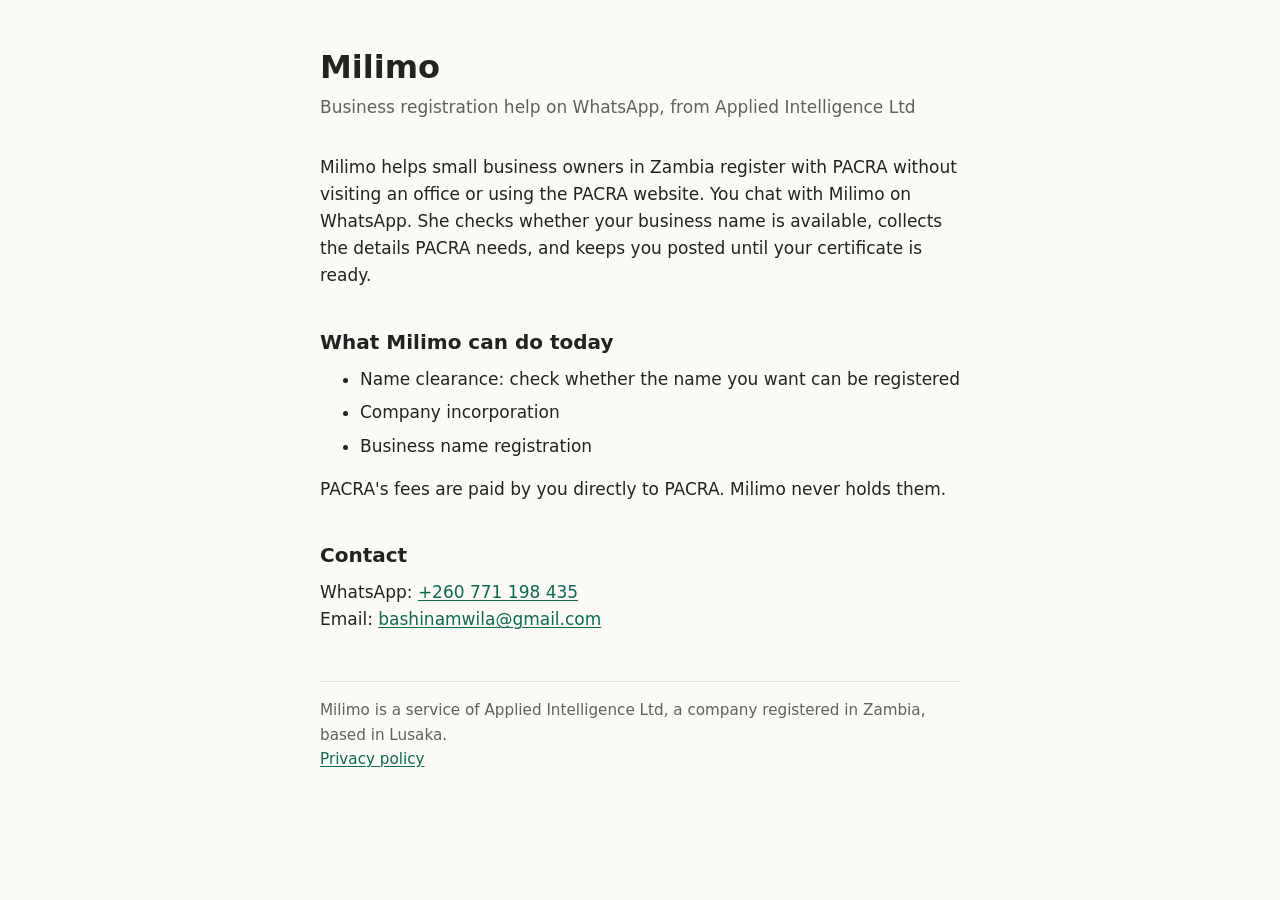
<file: index.html>
<!doctype html>
<html lang="en">
<head>
  <meta charset="utf-8">
  <meta name="viewport" content="width=device-width, initial-scale=1">
  <title>Milimo</title>
  <meta name="description" content="Milimo helps you register your business with PACRA over WhatsApp. Run by Applied Intelligence Ltd, Lusaka, Zambia.">
  <link rel="stylesheet" href="style.css">
</head>
<body>
  <main>
    <h1>Milimo</h1>
    <p class="meta">Business registration help on WhatsApp, from Applied Intelligence Ltd</p>

    <p>Milimo helps small business owners in Zambia register with PACRA without visiting an office or using the PACRA website. You chat with Milimo on WhatsApp. She checks whether your business name is available, collects the details PACRA needs, and keeps you posted until your certificate is ready.</p>

    <h2>What Milimo can do today</h2>
    <ul>
      <li>Name clearance: check whether the name you want can be registered</li>
      <li>Company incorporation</li>
      <li>Business name registration</li>
    </ul>
    <p>PACRA's fees are paid by you directly to PACRA. Milimo never holds them.</p>

    <h2>Contact</h2>
    <p>WhatsApp: <a href="https://wa.me/260771198435">+260 771 198 435</a><br>
    Email: <a href="mailto:bashinamwila@gmail.com">bashinamwila@gmail.com</a></p>

    <footer>
      <p>Milimo is a service of Applied Intelligence Ltd, a company registered in Zambia, based in Lusaka.<br>
      <a href="privacy.html">Privacy policy</a></p>
    </footer>
  </main>
</body>
</html>
</file>
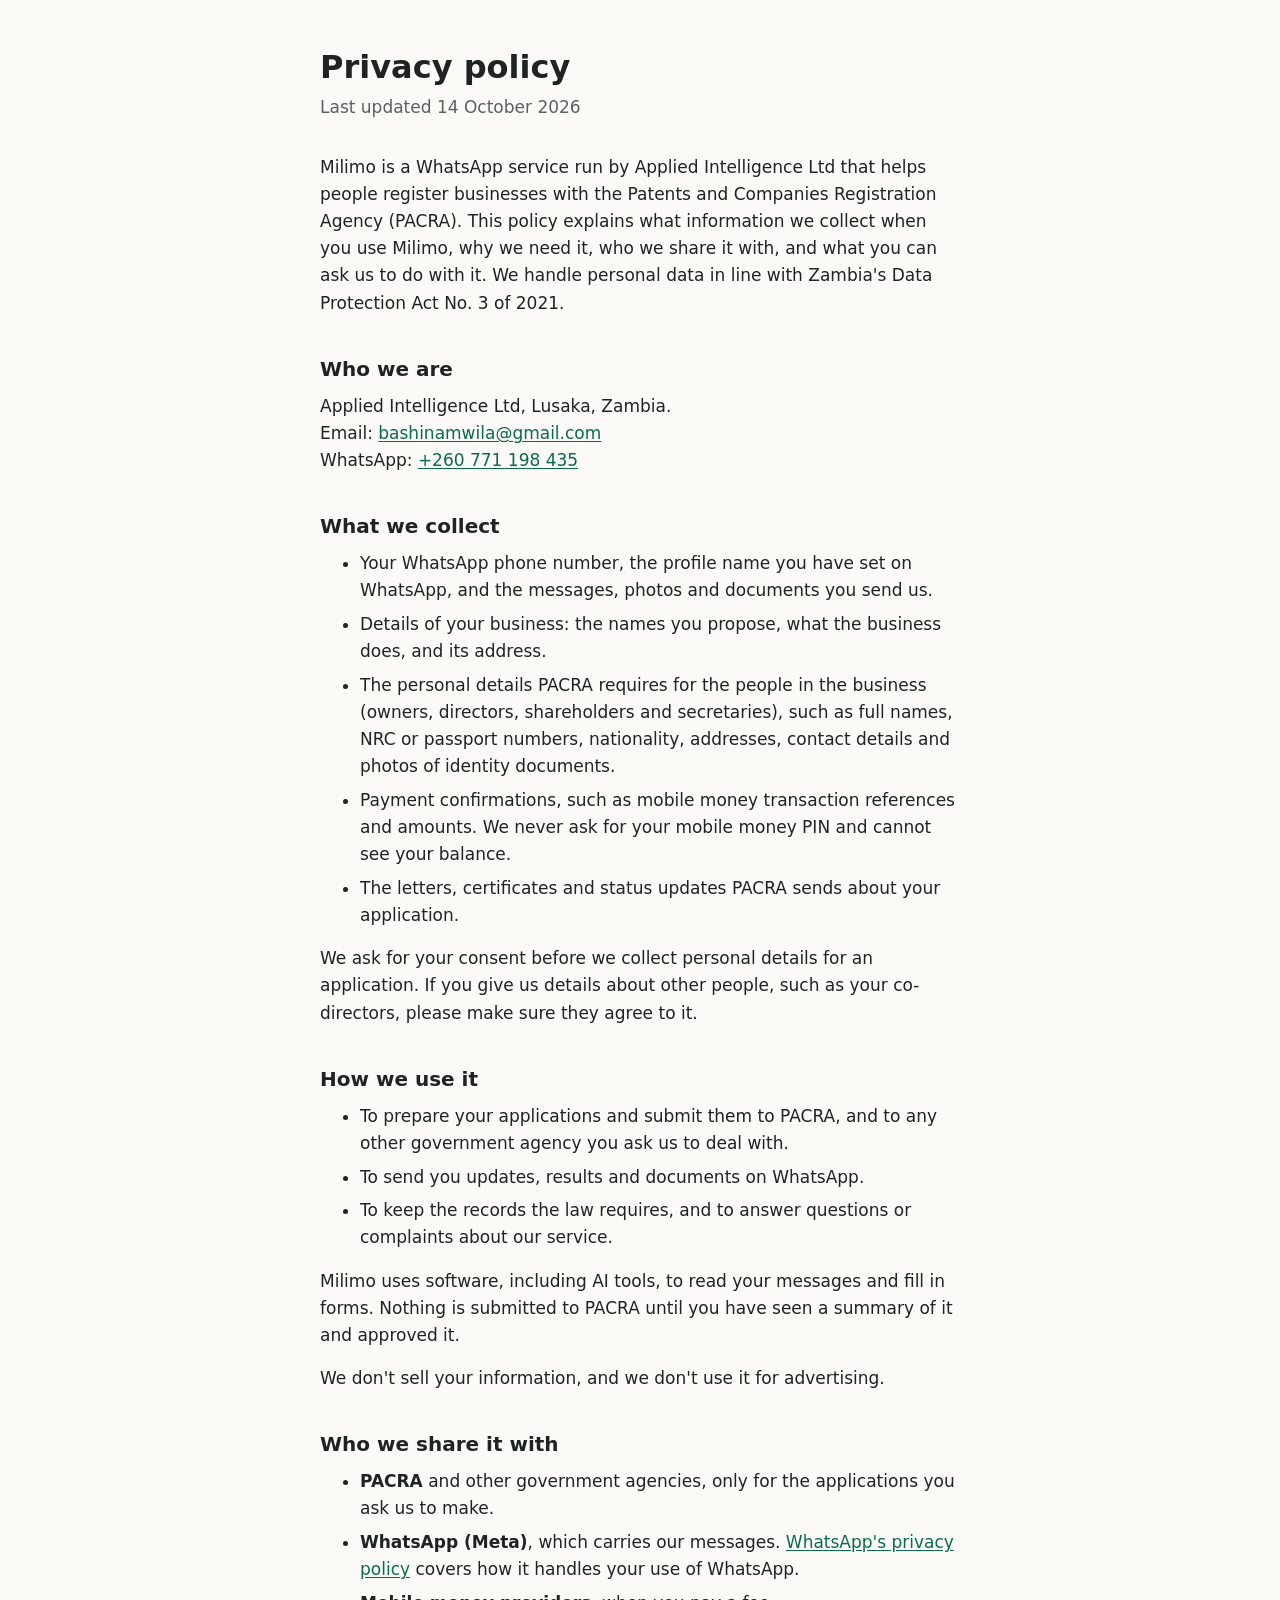
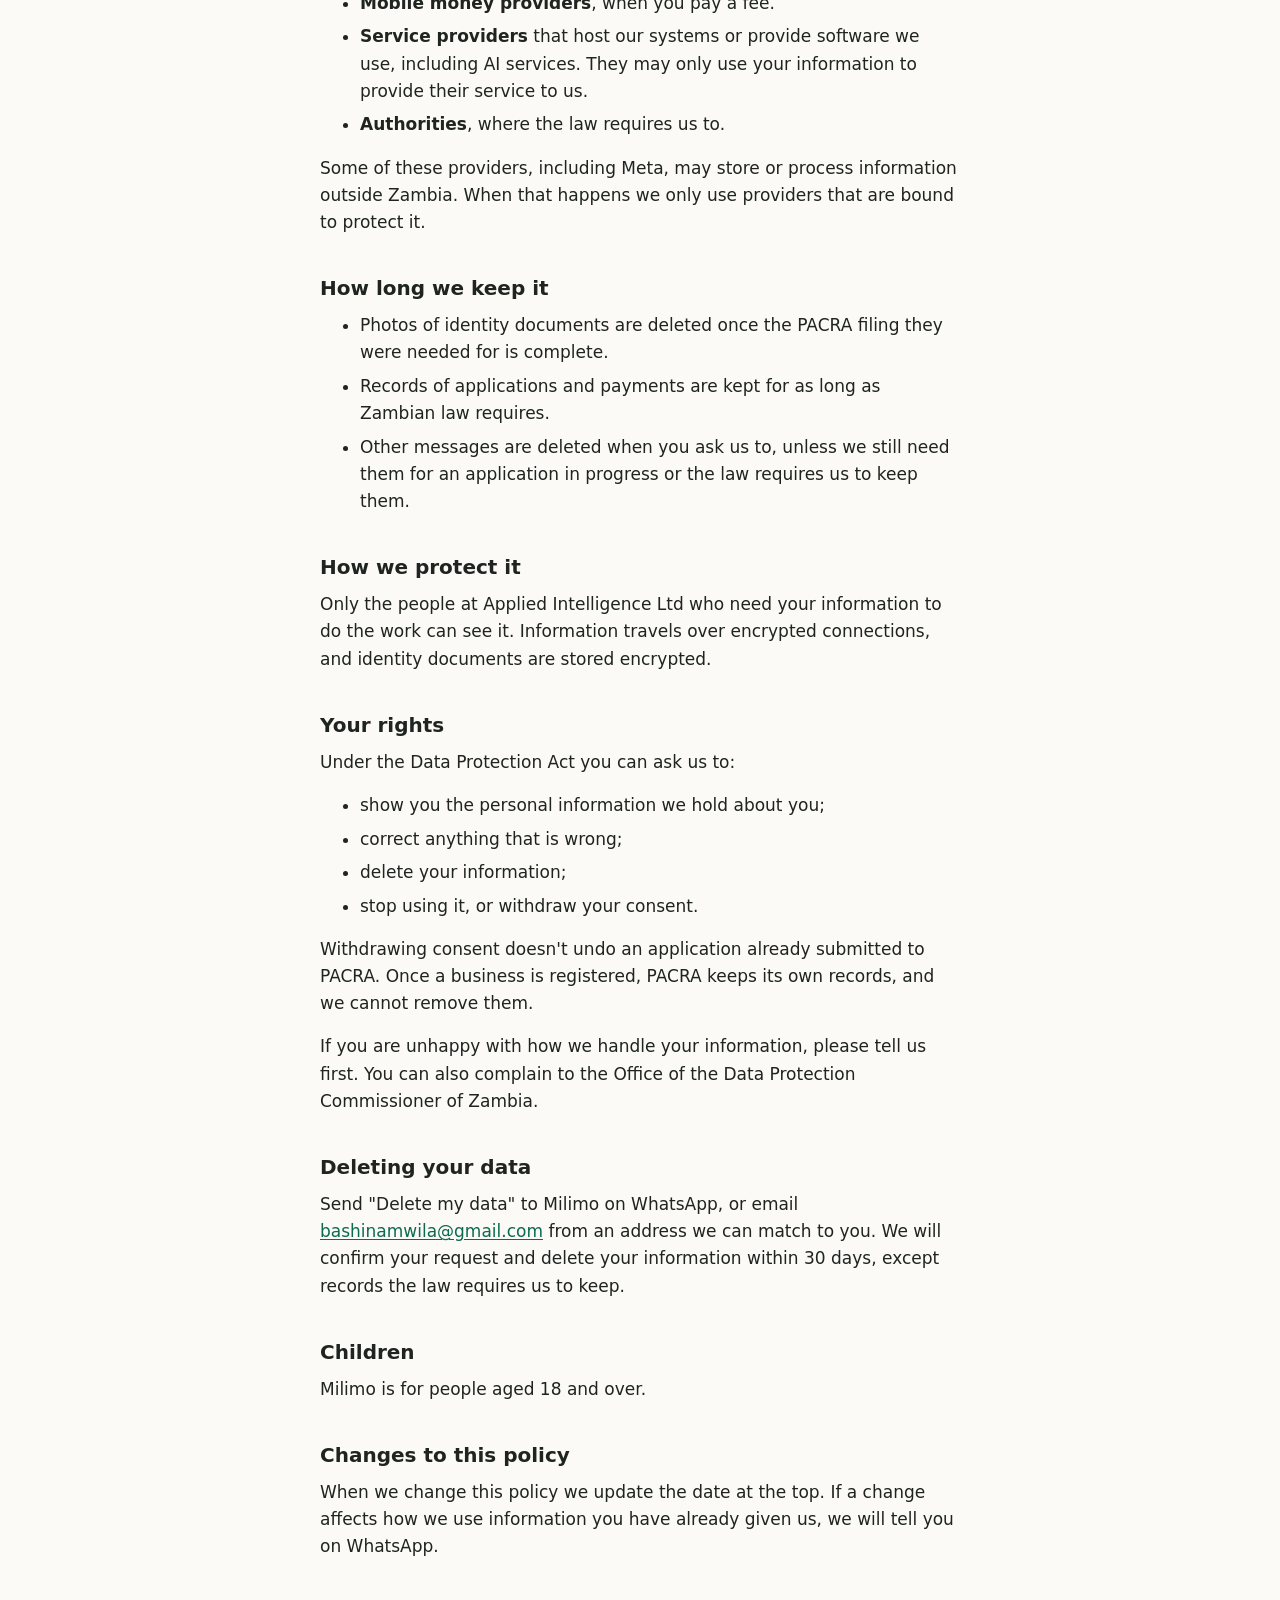
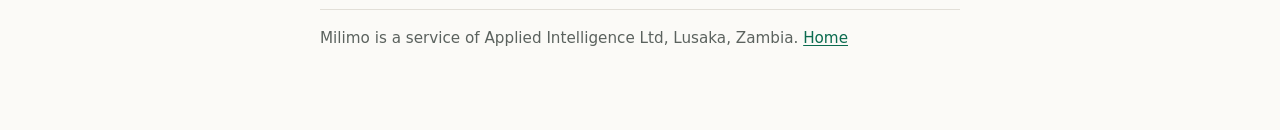
<file: privacy.html>
<!doctype html>
<html lang="en">
<head>
  <meta charset="utf-8">
  <meta name="viewport" content="width=device-width, initial-scale=1">
  <title>Milimo Privacy Policy</title>
  <meta name="description" content="How Milimo, a service of Applied Intelligence Ltd, collects, uses and protects your personal information.">
  <link rel="stylesheet" href="style.css">
</head>
<body>
  <main>
    <h1>Privacy policy</h1>
    <p class="meta">Last updated 14 October 2026</p>

    <p>Milimo is a WhatsApp service run by Applied Intelligence Ltd that helps people register businesses with the Patents and Companies Registration Agency (PACRA). This policy explains what information we collect when you use Milimo, why we need it, who we share it with, and what you can ask us to do with it. We handle personal data in line with Zambia's Data Protection Act No. 3 of 2021.</p>

    <h2>Who we are</h2>
    <p>Applied Intelligence Ltd, Lusaka, Zambia.<br>
    Email: <a href="mailto:bashinamwila@gmail.com">bashinamwila@gmail.com</a><br>
    WhatsApp: <a href="https://wa.me/260771198435">+260 771 198 435</a></p>

    <h2>What we collect</h2>
    <ul>
      <li>Your WhatsApp phone number, the profile name you have set on WhatsApp, and the messages, photos and documents you send us.</li>
      <li>Details of your business: the names you propose, what the business does, and its address.</li>
      <li>The personal details PACRA requires for the people in the business (owners, directors, shareholders and secretaries), such as full names, NRC or passport numbers, nationality, addresses, contact details and photos of identity documents.</li>
      <li>Payment confirmations, such as mobile money transaction references and amounts. We never ask for your mobile money PIN and cannot see your balance.</li>
      <li>The letters, certificates and status updates PACRA sends about your application.</li>
    </ul>
    <p>We ask for your consent before we collect personal details for an application. If you give us details about other people, such as your co-directors, please make sure they agree to it.</p>

    <h2>How we use it</h2>
    <ul>
      <li>To prepare your applications and submit them to PACRA, and to any other government agency you ask us to deal with.</li>
      <li>To send you updates, results and documents on WhatsApp.</li>
      <li>To keep the records the law requires, and to answer questions or complaints about our service.</li>
    </ul>
    <p>Milimo uses software, including AI tools, to read your messages and fill in forms. Nothing is submitted to PACRA until you have seen a summary of it and approved it.</p>
    <p>We don't sell your information, and we don't use it for advertising.</p>

    <h2>Who we share it with</h2>
    <ul>
      <li><strong>PACRA</strong> and other government agencies, only for the applications you ask us to make.</li>
      <li><strong>WhatsApp (Meta)</strong>, which carries our messages. <a href="https://www.whatsapp.com/legal/privacy-policy">WhatsApp's privacy policy</a> covers how it handles your use of WhatsApp.</li>
      <li><strong>Mobile money providers</strong>, when you pay a fee.</li>
      <li><strong>Service providers</strong> that host our systems or provide software we use, including AI services. They may only use your information to provide their service to us.</li>
      <li><strong>Authorities</strong>, where the law requires us to.</li>
    </ul>
    <p>Some of these providers, including Meta, may store or process information outside Zambia. When that happens we only use providers that are bound to protect it.</p>

    <h2>How long we keep it</h2>
    <ul>
      <li>Photos of identity documents are deleted once the PACRA filing they were needed for is complete.</li>
      <li>Records of applications and payments are kept for as long as Zambian law requires.</li>
      <li>Other messages are deleted when you ask us to, unless we still need them for an application in progress or the law requires us to keep them.</li>
    </ul>

    <h2>How we protect it</h2>
    <p>Only the people at Applied Intelligence Ltd who need your information to do the work can see it. Information travels over encrypted connections, and identity documents are stored encrypted.</p>

    <h2>Your rights</h2>
    <p>Under the Data Protection Act you can ask us to:</p>
    <ul>
      <li>show you the personal information we hold about you;</li>
      <li>correct anything that is wrong;</li>
      <li>delete your information;</li>
      <li>stop using it, or withdraw your consent.</li>
    </ul>
    <p>Withdrawing consent doesn't undo an application already submitted to PACRA. Once a business is registered, PACRA keeps its own records, and we cannot remove them.</p>
    <p>If you are unhappy with how we handle your information, please tell us first. You can also complain to the Office of the Data Protection Commissioner of Zambia.</p>

    <h2 id="delete-your-data">Deleting your data</h2>
    <p>Send "Delete my data" to Milimo on WhatsApp, or email <a href="mailto:bashinamwila@gmail.com">bashinamwila@gmail.com</a> from an address we can match to you. We will confirm your request and delete your information within 30 days, except records the law requires us to keep.</p>

    <h2>Children</h2>
    <p>Milimo is for people aged 18 and over.</p>

    <h2>Changes to this policy</h2>
    <p>When we change this policy we update the date at the top. If a change affects how we use information you have already given us, we will tell you on WhatsApp.</p>

    <footer>
      <p>Milimo is a service of Applied Intelligence Ltd, Lusaka, Zambia. <a href="./">Home</a></p>
    </footer>
  </main>
</body>
</html>
</file>
<file: style.css>
:root {
  --bg: #fbfaf7;
  --text: #1f2421;
  --muted: #5b625e;
  --rule: #e2dfd8;
  --link: #0b6b4f;
  color-scheme: light dark;
}

@media (prefers-color-scheme: dark) {
  :root {
    --bg: #141715;
    --text: #e6e8e6;
    --muted: #a3aaa6;
    --rule: #2c312e;
    --link: #6fd0aa;
  }
}

* { box-sizing: border-box; }

body {
  margin: 0;
  background: var(--bg);
  color: var(--text);
  font: 17px/1.6 system-ui, -apple-system, "Segoe UI", Roboto, sans-serif;
}

main {
  max-width: 42rem;
  margin: 0 auto;
  padding: 3rem 1rem 4rem;
}

h1 { font-size: 2rem; line-height: 1.2; margin: 0 0 0.5rem; }
h2 { font-size: 1.25rem; margin: 2.25rem 0 0.5rem; }
p, ul { margin: 0 0 1rem; }
li { margin-bottom: 0.4rem; }

a { color: var(--link); text-underline-offset: 2px; }

.meta { color: var(--muted); margin-bottom: 2rem; }

footer {
  border-top: 1px solid var(--rule);
  margin-top: 3rem;
  padding-top: 1rem;
  color: var(--muted);
  font-size: 0.95rem;
}
</file>
